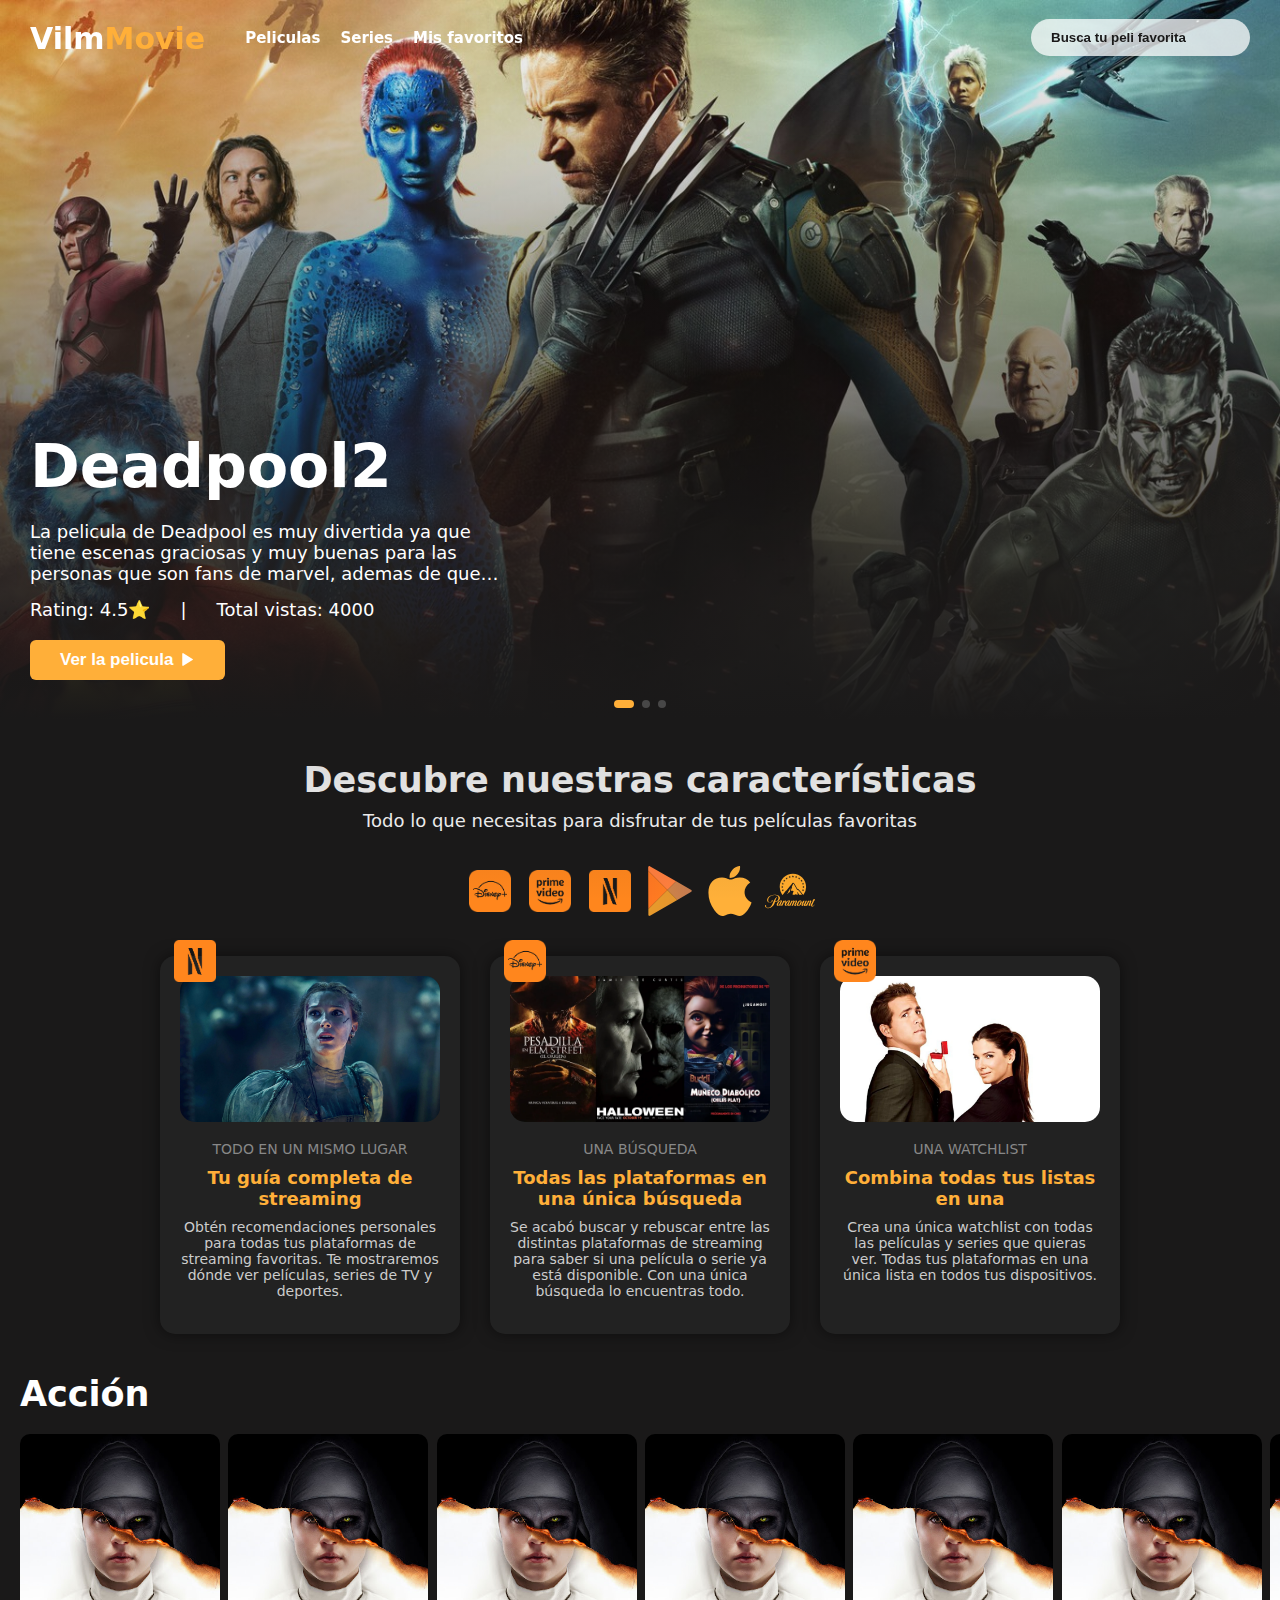
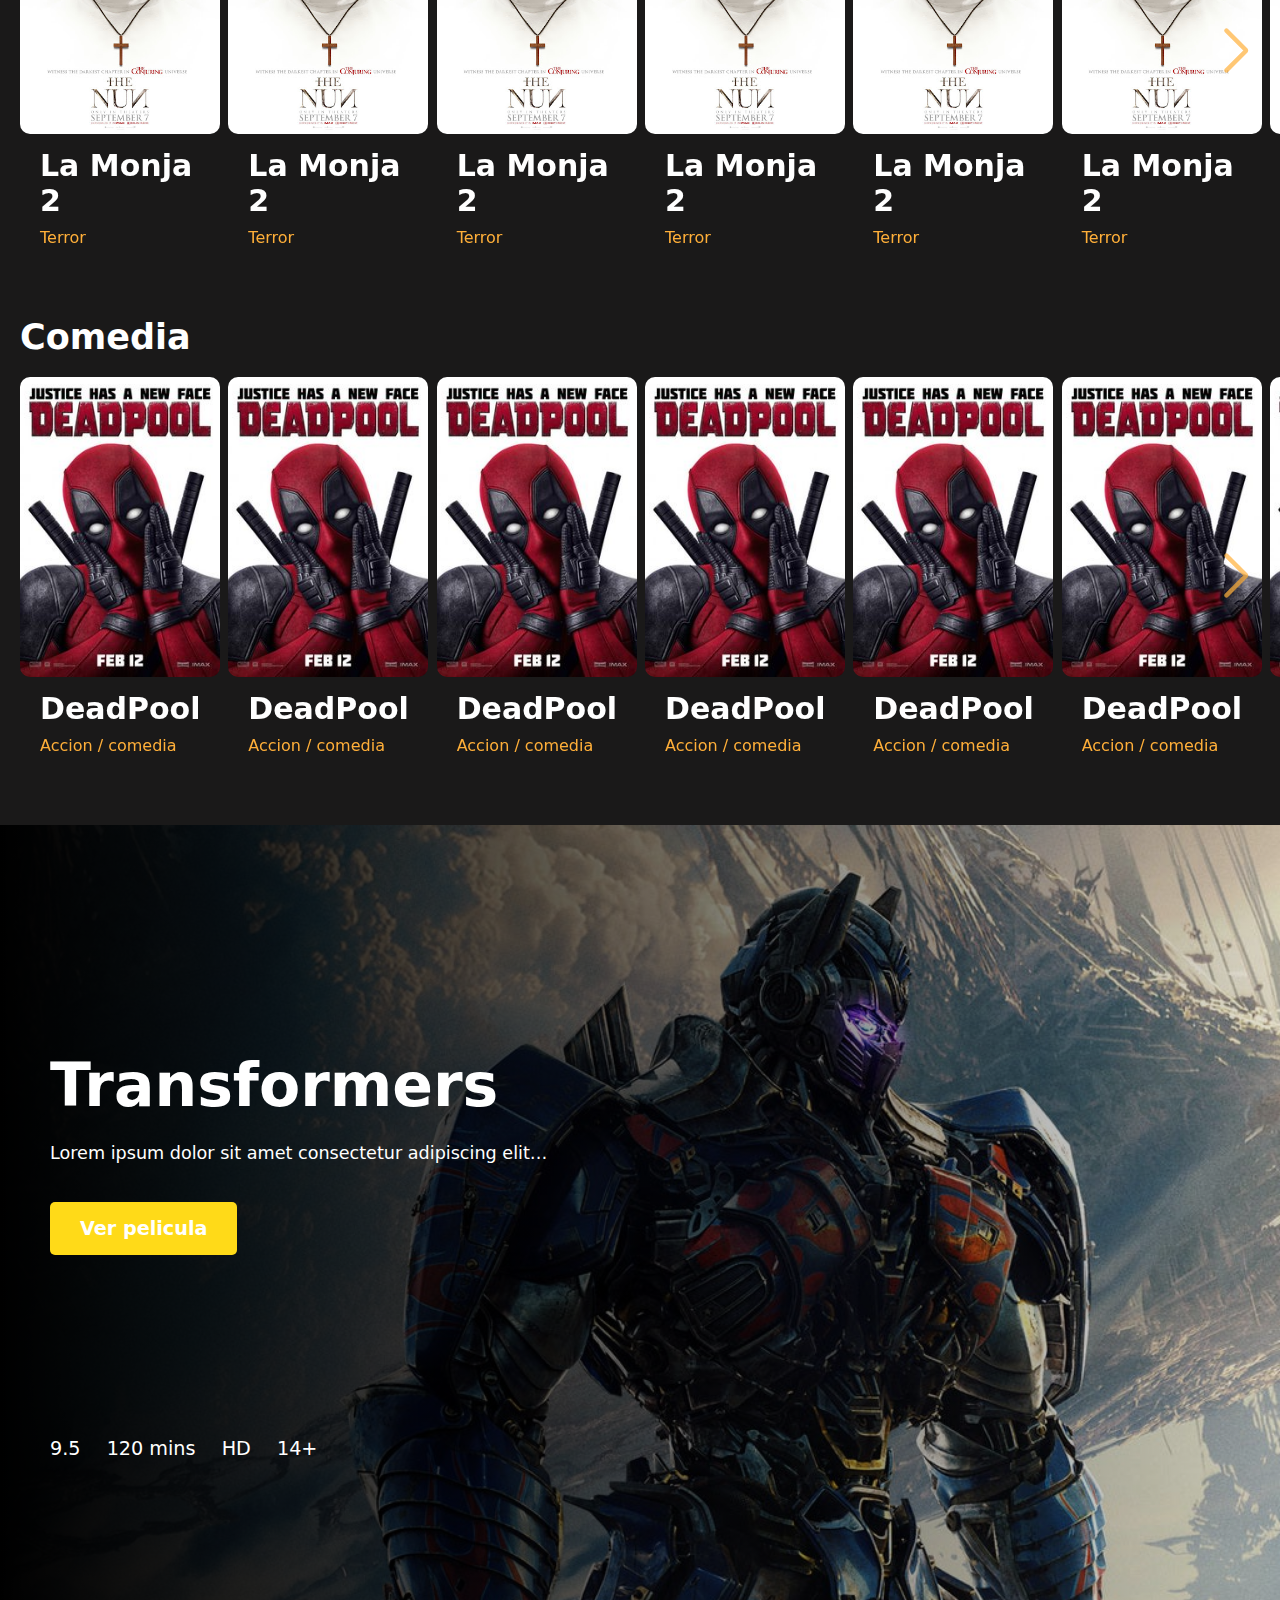
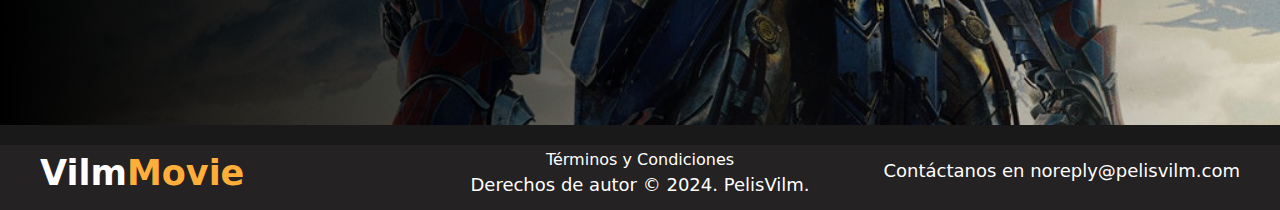
<file: index.html>
<!DOCTYPE html>
<html lang="en">

<head>
    <meta charset="UTF-8">
    <meta name="viewport" content="width=device-width, initial-scale=1.0">
    <meta name="description"
        content="Explora nuestra gran colección de películas. Disfruta de imágenes de alta calidad y sin publicidad">
    <title>Vilm Movie</title>
    <link rel="stylesheet" href="style.css">
    <link rel="stylesheet" href="https://cdnjs.cloudflare.com/ajax/libs/font-awesome/6.0.0-beta3/css/all.min.css">
    <link rel="stylesheet" href="https://cdn.jsdelivr.net/npm/swiper@11/swiper-bundle.min.css" />
</head>

<body>
    <header class="navbar">
        <div class="navbar_logo">
            <h1><a href="#">Vilm<span id="movie">Movie</span></a></h1>
        </div>

        <nav class="menu">
            <ul>
                <li><a href="#">Peliculas</a></li>
                <li><a href="#">Series</a></li>
                <li><a href="#">Mis favoritos</a></li>
                <li class="navbar_search_mobile">
                    <p>Buscar pelicula</p>
                    <input type="text" placeholder="Busca tu peli favorita">
                </li>
            </ul>
        </nav>

        <div class="navbar_search">
            <input type="text" placeholder="Busca tu peli favorita">
        </div>

        <div class="hamburger" onclick="toggleMenu()">
            <span></span>
            <span></span>
            <span></span>
        </div>

    </header>
    <div>
        <section class="swiper">
            <div class="swiper-wrapper" id="result">
                <div class="swiper-pagination"></div>
        </section>
    </div>

    <section class="adversting">
        <h2>Descubre nuestras características</h2>
        <p>Todo lo que necesitas para disfrutar de tus películas favoritas</p>
        <div class="platforms">
            <img class="platforms_logos" src="/Logos/icons8-disney-500.png" alt="Disney+">
            <img class="platforms_logos" src="/Logos/icons8-amazon-prime-video-500.png" alt="Prime Video">
            <img class="platforms_logos" src="/Logos/icons8-netflix-500.png" alt="Netflix">
            <img class="platforms_logos" src="/Logos/google-play-5.svg" alt="Google Play">
            <img class="platforms_logos" src="/Logos/apple-14.svg" alt="Apple TV">
            <img class="platforms_logos" src="/Logos/paramount-3.svg" alt="Paramount+">
        </div>

        <div class="adversting_content">
            <div class="adversting_card">
                <img src="/Logos/icons8-netflix-500.png" alt="DAZN" class="logo">
                <img src="/Logos/damsel-pelicula-original-netflix-3270454.webp" alt="Batman" class="image">
                <p class="title">TODO EN UN MISMO LUGAR</p>
                <h3>Tu guía completa de streaming</h3>
                <p class="description">Obtén recomendaciones personales para todas tus plataformas de streaming
                    favoritas. Te mostraremos dónde ver películas, series de TV y deportes.</p>
            </div>
            <div class="adversting_card">
                <img src="/Logos/icons8-disney-500.png" alt="DAZN" class="logo">
                <img src="/Logos/programacion-tv-halloween-mejores-peliculas-terror-tdt-donde-verlas-3210818.webp"
                    alt="Severance" class="image">
                <p class="title">UNA BÚSQUEDA</p>
                <h3>Todas las plataformas en una única búsqueda</h3>
                <p class="description">Se acabó buscar y rebuscar entre las distintas plataformas de streaming para
                    saber si una película o serie ya está disponible. Con una única búsqueda lo encuentras todo.</p>
            </div>
            <div class="adversting_card">
                <img src="/Logos/icons8-amazon-prime-video-500.png" alt="DAZN" class="logo">
                <img src="/Logos/la_propuesta.webp" alt="Lord of the Rings" class="image">
                <p class="title">UNA WATCHLIST</p>
                <h3>Combina todas tus listas en una</h3>
                <p class="description">Crea una única watchlist con todas las películas y series que quieras ver. Todas
                    tus plataformas en una única lista en todos tus dispositivos.</p>
            </div>
        </div>
    </section>
    <main class="container">
        <div class="movies_slider">
            <h2>Acción</h2>
            <section class="swiper_movies">
                <div class="swiper-wrapper content_image">
                    <div class="swiper-slide">
                        <img src="/imagenes/peli-6.jpg" alt="The Nun" class="image_slider">
                        <div class="movie_info">
                            <h2>La Monja 2</h2>
                            <span>Terror</span>

                        </div>
                    </div>
                    <div class="swiper-slide">
                        <img src="/imagenes/peli-6.jpg" alt="The Nun" class="image_slider">
                        <div class="movie_info">
                            <h2>La Monja 2</h2>
                            <span>Terror</span>

                        </div>

                    </div>
                    <div class="swiper-slide">
                        <img src="/imagenes/peli-6.jpg" alt="The Nun" class="image_slider">
                        <div class="movie_info">
                            <h2>La Monja 2</h2>
                            <span>Terror</span>

                        </div>
                    </div>
                    <div class="swiper-slide">
                        <img src="/imagenes/peli-6.jpg" alt="The Nun" class="image_slider">
                        <div class="movie_info">
                            <h2>La Monja 2</h2>
                            <span>Terror</span>

                        </div>
                    </div>
                    <div class="swiper-slide">
                        <img src="/imagenes/peli-6.jpg" alt="The Nun" class="image_slider">
                        <div class="movie_info">
                            <h2>La Monja 2</h2>
                            <span>Terror</span>

                        </div>
                    </div>
                    <div class="swiper-slide">
                        <img src="/imagenes/peli-6.jpg" alt="The Nun" class="image_slider">

                        <div class="movie_info">
                            <h2>La Monja 2</h2>
                            <span>Terror</span>

                        </div>

                    </div>
                    <div class="swiper-slide">
                        <img src="/imagenes/peli-6.jpg" alt="The Nun" class="image_slider">

                        <div class="movie_info">
                            <h2>La Monja 2</h2>
                            <span>Terror</span>

                        </div>
                    </div>
                    <div class="swiper-slide">
                        <img src="/imagenes/peli-6.jpg" alt="The Nun" class="image_slider">

                        <div class="movie_info">
                            <h2>La Monja 2</h2>
                            <span>Terror</span>

                        </div>
                    </div>
                    <div class="swiper-slide">
                        <img src="/imagenes/peli-6.jpg" alt="The Nun" class="image_slider">

                        <div class="movie_info">
                            <h2>La Monja 2</h2>
                            <span>Terror</span>

                        </div>
                    </div>

                </div>
                <div class="swiper-button-next"></div>
                <div class="swiper-button-prev"></div>
            </section>
        </div>

        <div class="movies_slider">
            <h2>Comedia</h2>
            <section class="swiper_movies">
                <div class="swiper-wrapper content_image">
                    <div class="swiper-slide">
                        <img src="/imagenes/peli-1.jpg" alt="The Nun" class="image_slider">

                        <div class="movie_info">
                            <h2>DeadPool</h2>
                            <span>Accion / comedia</span>

                        </div>
                    </div>
                    <div class="swiper-slide">
                        <img src="/imagenes/peli-1.jpg" alt="The Nun" class="image_slider">

                        <div class="movie_info">
                            <h2>DeadPool</h2>
                            <span>Accion / comedia</span>

                        </div>
                    </div>
                    <div class="swiper-slide">
                        <img src="/imagenes/peli-1.jpg" alt="The Nun" class="image_slider">

                        <div class="movie_info">
                            <h2>DeadPool</h2>
                            <span>Accion / comedia</span>

                        </div>
                    </div>
                    <div class="swiper-slide">
                        <img src="/imagenes/peli-1.jpg" alt="The Nun" class="image_slider">

                        <div class="movie_info">
                            <h2>DeadPool</h2>
                            <span>Accion / comedia</span>

                        </div>
                    </div>
                    <div class="swiper-slide">
                        <img src="/imagenes/peli-1.jpg" alt="The Nun" class="image_slider">

                        <div class="movie_info">
                            <h2>DeadPool</h2>
                            <span>Accion / comedia</span>

                        </div>
                    </div>
                    <div class="swiper-slide">
                        <img src="/imagenes/peli-1.jpg" alt="The Nun" class="image_slider">

                        <div class="movie_info">
                            <h2>DeadPool</h2>
                            <span>Accion / comedia</span>

                        </div>
                    </div>
                    <div class="swiper-slide">
                        <img src="/imagenes/peli-1.jpg" alt="The Nun" class="image_slider">

                        <div class="movie_info">
                            <h2>DeadPool</h2>
                            <span>Accion / comedia</span>

                        </div>
                    </div>
                    <div class="swiper-slide">
                        <img src="/imagenes/peli-1.jpg" alt="The Nun" class="image_slider">

                        <div class="movie_info">
                            <h2>DeadPool</h2>
                            <span>Accion / comedia</span>

                        </div>
                    </div>
                    <div class="swiper-slide">
                        <img src="/imagenes/peli-1.jpg" alt="The Nun" class="image_slider">

                        <div class="movie_info">
                            <h2>DeadPool</h2>
                            <span>Accion / comedia</span>

                        </div>
                    </div>>
                </div>
                <div class="swiper-button-next"></div>
                <div class="swiper-button-prev"></div>
            </section>
        </div>
    </main>
    <section>
        <div class="background-bottom background_gradient_bottom"></div>
        <div class="banner">
            <div class="content">
                <h1>Transformers</h1>
                <div class="info">
                    <span class="rating">9.5</span>
                    <span class="duration">120 mins</span>
                    <span class="quality">HD</span>
                    <span class="age">14+</span>
                </div>
                <p class="promocion_p">Lorem ipsum dolor sit amet consectetur adipiscing elit. Quae saepe dolore alias
                    dignissimos neque aut nostrum aliquam officiis minus unde suscipit, aspernatur corrupti, voluptatem
                    corporis consectetur hic eveniet, autem est.</p>
                <a href="pelicula.html" class="button">Ver pelicula</a>
            </div>
        </div>
    </section>

    <footer>
        <div class="footer-content">
            <div class="footer_logo">
                <h2><a class="text-footer" href="#">Vilm<span id="movie">Movie</span></a></h2>
            </div>
            <div class="terms-content">
                <a href="/Terminos-y-condiciones">Términos y Condiciones</a>
                <p>Derechos de autor © 2024. PelisVilm.</p>
            </div>
            <div class="contact-info">
                <p>Contáctanos en <a href="mailto:noreply@pelisvilm.com">noreply@pelisvilm.com</a></p>
            </div>
        </div>
    </footer>
    <script src="https://cdn.jsdelivr.net/npm/swiper@11/swiper-bundle.min.js"></script>
    <script src="index.js"></script>
</body>

</html>
</file>
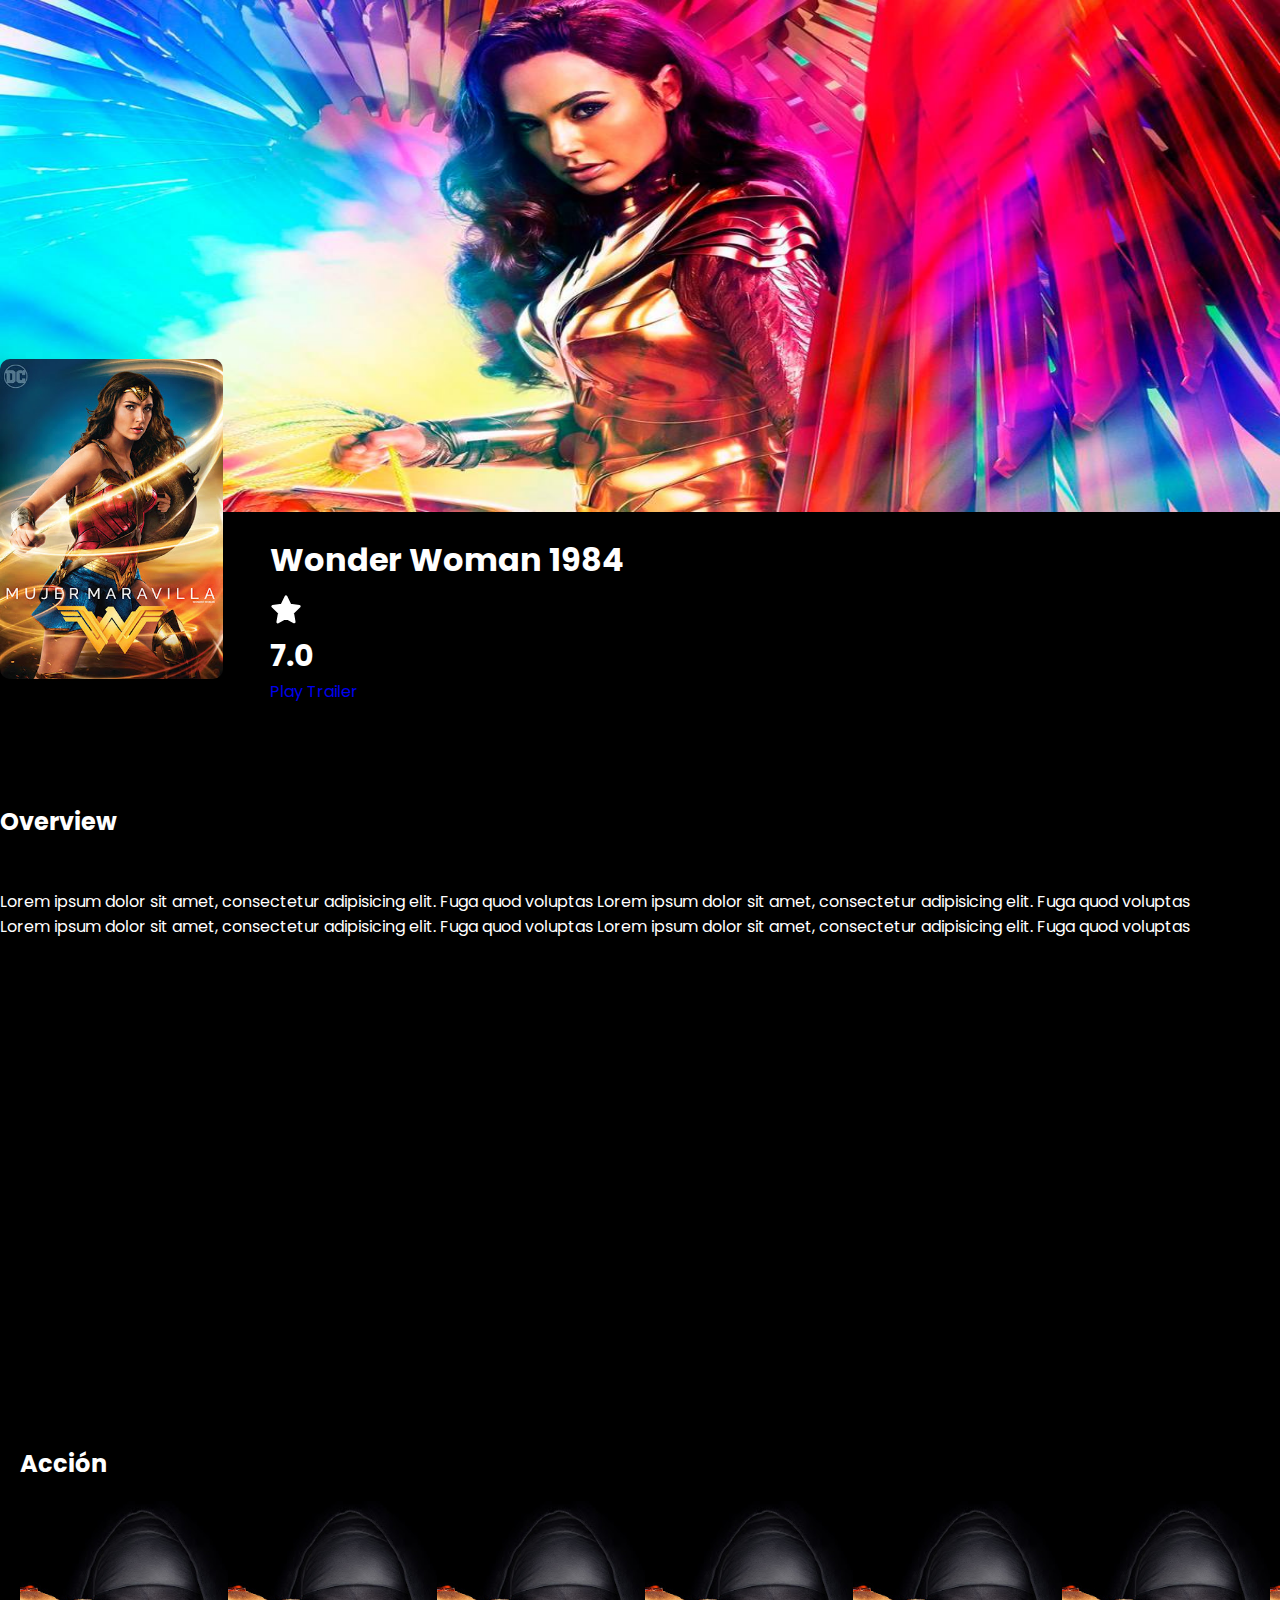
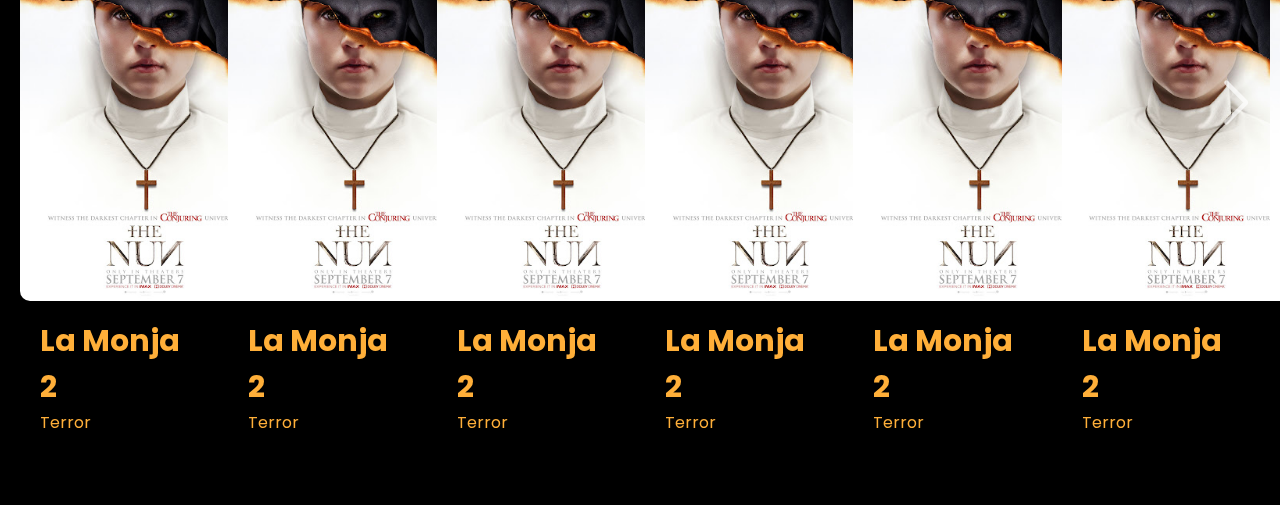
<file: pelicula.html>
<!DOCTYPE html>
<html lang="en">

<head>
    <meta charset="UTF-8">
    <meta name="viewport" content="width=device-width, initial-scale=1.0">
    <title>Detalles pelicula</title>
    <link rel="stylesheet" href="style-pelicula.css">

    <link rel="stylesheet" href="https://cdn.jsdelivr.net/npm/swiper@11/swiper-bundle.min.css" />

</head>

<body>

    <div class="pelicula">
        <div class="pelicula__banner">
            <img src="imagenes/wonder-woman-secuelas-spinoff-serie-01.jpg" alt="Banner-pelicula">
        </div>
        <div class="container-2">
            <div class="pelicula__informacion">
                <img src="imagenes/portada-p.jpg" alt="Portada-pelicula">

                <div class="pelicula__nombre">
                    <h1>Wonder Woman 1984</h1>
                    <img src="imagenes/star.svg" alt="calificacion">
                    <p> 7.0 </p>
                    <a href="#">Play Trailer</a>
                </div>

                <div class="pelicula__informacion-datos">
                    <h2>Overview</h2>
                    <p class="pelicula_context">Lorem ipsum dolor sit amet, consectetur adipisicing elit. Fuga quod
                        voluptas Lorem ipsum dolor
                        sit amet, consectetur adipisicing elit. Fuga quod voluptas<br>
                        Lorem ipsum dolor sit amet, consectetur adipisicing elit. Fuga quod voluptas Lorem ipsum dolor
                        sit amet, consectetur adipisicing elit. Fuga quod voluptas
                    </p>

                </div>

            </div>
        </div>
    </div>
    </div>

    <!--seccion de reproductor-->
    <div class="reproductor">
        <div class="container-2">
            <div class="contenido__mover">
                <iframe width="1000" height="500" src="https://www.youtube.com/embed/sfM7_JLk-84?si=G2hiy3dpyKd8C6yG"
                    title="YouTube video player" frameborder="0"
                    allow="accelerometer; autoplay; clipboard-write; encrypted-media; gyroscope; picture-in-picture; web-share"
                    referrerpolicy="strict-origin-when-cross-origin" allowfullscreen></iframe>
            </div>
        </div>
    </div>

    <main class="container">

        <div class="movies_slider">
            <h2>Acción</h2>
            <section class="swiper_movies">
                <div class="swiper-wrapper content_image">
                    <div class="swiper-slide">
                        <img src="/imagenes/peli-6.jpg" alt="The Nun" class="image_slider">
                        <div class="movie_info">
                            <h2>La Monja 2</h2>
                            <span>Terror</span>

                        </div>
                    </div>
                    <div class="swiper-slide">
                        <img src="/imagenes/peli-6.jpg" alt="The Nun" class="image_slider">
                        <div class="movie_info">
                            <h2>La Monja 2</h2>
                            <span>Terror</span>

                        </div>

                    </div>
                    <div class="swiper-slide">
                        <img src="/imagenes/peli-6.jpg" alt="The Nun" class="image_slider">
                        <div class="movie_info">
                            <h2>La Monja 2</h2>
                            <span>Terror</span>

                        </div>
                    </div>
                    <div class="swiper-slide">
                        <img src="/imagenes/peli-6.jpg" alt="The Nun" class="image_slider">
                        <div class="movie_info">
                            <h2>La Monja 2</h2>
                            <span>Terror</span>

                        </div>
                    </div>
                    <div class="swiper-slide">
                        <img src="/imagenes/peli-6.jpg" alt="The Nun" class="image_slider">
                        <div class="movie_info">
                            <h2>La Monja 2</h2>
                            <span>Terror</span>

                        </div>
                    </div>
                    <div class="swiper-slide">
                        <img src="/imagenes/peli-6.jpg" alt="The Nun" class="image_slider">

                        <div class="movie_info">
                            <h2>La Monja 2</h2>
                            <span>Terror</span>

                        </div>

                    </div>
                    <div class="swiper-slide">
                        <img src="/imagenes/peli-6.jpg" alt="The Nun" class="image_slider">

                        <div class="movie_info">
                            <h2>La Monja 2</h2>
                            <span>Terror</span>

                        </div>
                    </div>
                    <div class="swiper-slide">
                        <img src="/imagenes/peli-6.jpg" alt="The Nun" class="image_slider">

                        <div class="movie_info">
                            <h2>La Monja 2</h2>
                            <span>Terror</span>

                        </div>
                    </div>
                    <div class="swiper-slide">
                        <img src="/imagenes/peli-6.jpg" alt="The Nun" class="image_slider">

                        <div class="movie_info">
                            <h2>La Monja 2</h2>
                            <span>Terror</span>

                        </div>
                    </div>

                </div>
                <div class="swiper-button-next"></div>
                <div class="swiper-button-prev"></div>
            </section>
        </div>
    </main>
</body>


<script src="https://cdn.jsdelivr.net/npm/swiper@11/swiper-bundle.min.js"></script>
<script>
    const swiper = new Swiper(".swiper", {
        loop: true,
        pagination: {
            el: ".swiper-pagination",
            clickable: true,
        },
        autoplay: {
            delay: 3000,
        },
        effect: "fade",
        navigation: false,
    });

    // const SliderMovies = [
    //   {
    //     container: ".swiper_movies_1",
    //     nextEl: ".swiper-button-next-1",
    //     prevEl: ".swiper-button-prev-1",
    //   },
    //   {
    //     container: ".swiper_movies_2",
    //     nextEl: ".swiper-button-next-2",
    //     prevEl: ".swiper-button-prev-2",
    //   },
    // ];

    const SliderMovies = new Swiper(".swiper_movies", {
        loop: false,
        allowTouchMove: false,
        // autoplay: {
        //   delay: 3000,
        // },
        navigation: {
            nextEl: ".swiper-button-next",
            prevEl: ".swiper-button-prev",
        },
        on: {
            init: function () {
                toggleButton(this);
            },
            slideChange: function () {
                toggleButton(this);
            },
        },
        slidesPerView: 2,
        spaceBetween: 8,
        breakpoints: {
            640: {
                slidesPerView: 1,
                spaceBetween: 12,
            },
            768: {
                slidesPerView: 5,
                spaceBetween: 6,
            },
            1024: {
                slidesPerView: 4,
                spaceBetween: 10,
            },
            1280: {
                slidesPerView: 6,
                spaceBetween: 10,
            },
            1440: {
                slidesPerView: 6,
                spaceBetween: 10,
            },
        },
        effect: "slide",
    });

    function toggleButton(swiper) {
        const nextButton = swiper.el.querySelector(".swiper-button-next");
        const prevButton = swiper.el.querySelector(".swiper-button-prev");

        if (swiper.isBeginning) {
            prevButton.classList.add("swiper_button_hidden");
        } else {
            prevButton.classList.remove("swiper_button_hidden");
        }

        if (swiper.isEnd) {
            nextButton.classList.add("swiper_button_hidden");
        } else {
            nextButton.classList.remove("swiper_button_hidden");
        }
    }
</script>

</html>
</file>
<file: style.css>
* {
  padding: 0;
  margin: 0;
  box-sizing: border-box;
}

body {
  font-family: system-ui, -apple-system, BlinkMacSystemFont, "Segoe UI", Roboto,
    Oxygen, Ubuntu, Cantarell, "Open Sans", "Helvetica Neue", sans-serif;
  background-color: #1a1919;
  scroll-behavior: smooth;
}

@media (prefers-reduced-motion: reduce) {
  html {
    scroll-behavior: auto;
  }
}

body::-webkit-scrollbar {
  width: 7px;
}

body::-webkit-scrollbar-thumb {
  background-color: #a1a0a0;
  border-radius: 10px;
  text-decoration: none;
}

.navbar {
  display: flex;
  justify-content: space-between;
  align-items: center;
  height: 75px;
  width: 100%;
  transition: background-color 0.3s ease;
  position: fixed;
  top: 0;
  z-index: 40;
  padding: 0 30px;
}

#movie {
  color: #ffaf39;
}

.navbar_logo h1 a {
  text-decoration: none;
  color: white;
  font-size: 30px;
  margin: 0;
  cursor: pointer;
}

.menu {
  display: flex;
  flex-grow: 1;
  margin-left: 40px;
}

.menu ul {
  display: flex;
  list-style: none;
  align-items: center;
  margin: 0;
  padding: 0;
}

.menu ul li {
  margin-right: 20px;
  font-size: 15px;
  font-weight: bold;
}

.menu ul li a {
  text-decoration: none;
  color: white;
  transition: background-color 0.3s ease, color 0.3s ease;
}

.menu ul li a:hover {
  transition: 0.5s;
  color: #ff8912;
}

.navbar_search {
  margin-left: auto;
  border-radius: 20px;
}

.navbar_search input::placeholder {
  color: #1a1919;
}

.navbar_search input {
  border: none;
  background: rgba(255, 255, 255, 0.741);
  padding: 11px 20px;
  border-radius: 20px;
  outline: none;
  color: rgb(31, 27, 27);
  font-weight: bold;
}

.hamburger {
  display: none;
  flex-direction: column;
  cursor: pointer;
  margin-left: auto;
}

.hamburger span {
  height: 3px;
  width: 25px;
  background-color: white;
  margin: 4px;
  transition: 0.4s;
}

.navbar_search_mobile {
  display: none;
}
.navbar_scrolled {
  background-color: #1a1919;
  opacity: 1;
  transition: background-color ease-in 0.3s;
}

.section_container {
  width: 100%;
  height: 100%;
}

.hero_content {
  display: flex;
  min-height: 100%;
  max-height: 96vh;
  overflow: hidden;
}

.content {
  overflow: hidden;
  min-width: 100%;
  min-height: 450px;
  position: relative;
}

.transition_all {
  transition-property: all;
  transition-timing-function: cubic-bezier(0.4, 0, 0.2, 1);
  transition-duration: 150ms;
}

.image_container {
  width: 100%;
  height: 100%;
}

.image_container img {
  display: block;
  object-fit: cover;
  width: 100%;
  height: 100%;
}

.background {
  position: absolute;
  top: 0;
  width: 100%;
  height: 100%;
}

.background_gradient {
  background-image: linear-gradient(to top, #1a1919, transparent);
}

.background-bottom {
  position: absolute;
  bottom: 0;
  width: 100%;
  height: 100%;
}

.background_gradient_bottom {
  background-image: linear-gradient(to bottom, #1a1919, transparent);
}

.info_content {
  margin-left: 30px;
  margin-right: auto;
  width: 100%;
}

.info {
  width: 100%;
  position: absolute;
  bottom: 20px;
  max-width: 30rem;
}

.btn-play img {
  border-radius: 50%;
  background: #ffaf39;
  height: 36px;
  position: absolute;
  bottom: 1rem;
  left: 11.5rem;
}

.movie_info h2 {
  font-size: 30px;
}

.section_movie {
  display: flex;
  align-items: center;
  gap: 10px;
}

.btn {
  padding: 10px 30px;
  border: none;
  background-color: #ffaf39;
  color: white;
  border-radius: 6px;
  margin-top: 10px;
  cursor: pointer;
  font-size: 17px;
  font-weight: bold;
  display: flex;
  align-items: center;
  justify-content: center;
  text-align: center;
  gap: 5px;
}

.btn:hover {
  background-color: white;
  transition: background-color 0.2s ease-in, color 0.2s ease-in,
    transform 0.2s ease-in;
  color: #171717;
  transform: translateY(-3px);
}

.btn_container {
  margin-top: 20px;
}

.line_clamp_3 {
  overflow: hidden;
  display: -webkit-box;
  -webkit-box-orient: vertical;
  -webkit-line-clamp: 3;
}

.swiper-pagination-bullet {
  width: 8px !important;
  height: 8px !important;
  background-color: rgb(255, 255, 255) !important;
  border-radius: 0.3rem !important;
  opacity: 1;
  transition: background-color 0.3s, transform 0.3s;
}

.swiper-pagination-bullet-active {
  width: 1.2rem !important;
  background-color: #ffaf39 !important;
  opacity: 1;
}

.swiper-pagination-bullet:hover {
  background-color: #b67f2c !important ;
  transform: scale(1.2);
}

.platforms {
  display: flex;
  gap: 10px;
  align-items: center;
  justify-content: center;
  margin-top: 20px;
}

.platforms img {
  width: 50px;
  height: 50px;
  transition: transform 0.3s ease;
  filter: invert(63%) sepia(80%) saturate(444%) hue-rotate(344deg)
    brightness(105%) contrast(101%);
}

.platforms img:hover {
  transform: scale(1.05);
}

.adversting {
  margin-top: 40px;
  display: flex;
  flex-direction: column;
  justify-content: center;
  align-items: center;
}

.adversting_content {
  display: flex;
  justify-content: space-around;
  padding: 40px;
  gap: 30px;
  flex-wrap: wrap;
}

.adversting_card {
  background-color: #222;
  border-radius: 15px;
  padding: 20px;
  width: 300px;
  text-align: center;
  box-shadow: 0 0 15px rgba(0, 0, 0, 0.5);
  position: relative;
  transition: transform 0.3s ease;
}

.adversting_card .logo {
  position: absolute;
  top: -20px;
  left: 10px;
  width: 50px;
  height: 50px;
  filter: invert(63%) sepia(80%) saturate(444%) hue-rotate(344deg)
    brightness(105%) contrast(101%);
}

.adversting_card img.image {
  width: 100%;
  border-radius: 15px;
  margin-bottom: 15px;
}

.adversting_card .title {
  color: #888;
  font-size: 14px;
  margin-bottom: 10px;
}

.adversting_card h3 {
  margin: 0;
  font-size: 18px;
  margin-bottom: 10px;
  color: #ffaf39;
}

.adversting_card .description {
  font-size: 14px;
  color: #ccc;
}

.adversting_card:hover {
  transform: scale(1.05);
  border: 2px solid #ffaf39;
}

h1 {
  color: white;
  font-size: 60px;
  margin-bottom: 20px;
}

p {
  color: white;
  font-size: 18px;
  margin-bottom: 15px;
  text-overflow: ellipsis;
}

.info_content_span {
  font-weight: 500;
  color: white;
  font-size: 18px;
}

.container {
  padding: 0 20px;
  max-width: 100%;
  overflow: hidden;
}

.movies_slider {
  color: white;
  max-width: 100%;
  margin-bottom: 50px;
}

h2 {
  font-size: 35px;
  margin-bottom: 10px;
  color: white;
}

.swiper_movies {
  position: relative;
}

.content_image {
  margin-top: 20px;
}

.image_slider {
  width: 250px;
  height: 400px;
  object-fit: cover;
  transition: transform 0.3s ease;
  border-radius: 10px;
}

.image_slider:hover {
  transform: scale(1.05);
  z-index: 30;
  border: 2px solid #ffaf39;
}

.movie_info {
  width: 100%;
  height: 100%;
  display: flex;
  flex-direction: column;
  overflow: hidden;
  color: #ffaf39;
  padding: 10px 20px 20px 20px;
}

.movie_info p {
  width: 80%;
  color: rgb(255, 255, 255);
  font-weight: 600;
  overflow-wrap: break-word;
}

.swiper-button-next,
.swiper-button-prev {
  color: #ffaf39 !important;
  font-size: 20px !important;
  font-weight: 800;
  opacity: 0.7;
  transition: opacity 0.3s;
  display: block;
}

.swiper-button-next:hover::after,
.swiper-button-prev:hover::after {
  text-align: center;
  color: #ffaf39;
  transform: scale(1.1);
  transition: transform 0.3s ease, color 0.3s ease;
}

.swiper_button_hidden {
  display: none !important;
}

.banner {
  background-image: linear-gradient(
      to left,
      rgba(0, 0, 0, 0.1),
      rgba(0, 0, 0, 100)
    ),
    url("/imagenes/transformers-the-last-knight-2017-movie-4k-sd-1280x720-1654111033432.jpg"); /* Aquí puedes poner la ruta de la imagen que subiste */
  background-size: cover;
  background-position: center;
  height: 100vh;
  display: flex;
  align-items: center;
  justify-content: left;
  padding: 0 50px;
}

.content {
  max-width: 500px;
  color: white;
}

.info {
  font-size: 1.2rem;
  margin-bottom: 20px;
}

.info span {
  margin-right: 20px;
  display: inline-block;
}

.button {
  background-color: #ffda18;
  padding: 15px 30px;
  color: white;
  text-decoration: none;
  font-weight: bold;
  font-size: 1.2rem;
  border-radius: 5px;
  display: inline-block;
  margin-top: 20px;
  transition: background 0.3s;
}

.button:hover {
  background-color: #ffff;
  color: #000000;
}

.promocion_p {
  margin-top: 20px;
  font-size: 1.1rem;
  line-height: 1.5;
  white-space: nowrap;
  overflow: hidden;
  text-overflow: ellipsis;
  width: 500px;
}

footer {
  background-color: #242222;
  margin-top: 20px;
}

.footer-content {
  max-width: 1200px;
  margin: 0 auto;
  display: flex;
  justify-content: space-between;
  align-items: center;
  flex-wrap: wrap;
  gap: 20px;
}

.footer_logo {
  flex: 1;
  text-align: left;
}

.text-footer {
  color: white;
  text-decoration: none;
}

.terms-content {
  flex: 1;
  display: flex;
  flex-direction: column;
  align-items: center;
  justify-content: center;
  font-size: 16px;
}

.terms-content a {
  color: white;
  text-decoration: none;
  margin: 5px;
}

.contact-info {
  flex: 1;
  text-align: right;
}

.contact-info a {
  color: white;
  text-decoration: none;
}

@media (min-width: 1024px) {
  .navbar {
    height: 75px;
  }

  .adversting_card {
    width: 300px;
  }

  .image_slider {
    width: 200px;
    height: 300px;
  }

  .container {
    padding: 0 20px;
  }
}

@media (max-width: 1024px) and (min-width: 768px) {
  .navbar {
    height: 60px;
  }

  .adversting_card {
    width: 250px;
  }

  .image_slider {
    width: 150px;
    height: 220px;
  }

  .container {
    padding: 0 15px;
  }
}

@media (max-width: 768px) {
  .navbar {
    flex-direction: row;
    justify-content: space-between;
    align-items: center;
  }

  .navbar_logo h1 {
    font-size: 10px;
  }

  .navbar_search {
    margin: 10px 0;
  }

  .text_navbar_search {
    width: 120px;
    font-size: 9px;
  }

  .adversting_card {
    width: 100%;
  }

  .image_slider {
    width: 100%;
    height: auto;
  }

  .container {
    padding: 0 10px;
  }

  .swiper-button-next,
  .swiper-button-prev {
    font-size: 15px;
  }

  .title_movie {
    font-size: 20px;
  }

  .line_clamp_3 {
    width: 80%;
    font-size: 10px;
  }

  .info_content_span {
    font-size: 10px;
  }

  .adversting {
    text-align: center;
  }

  .platforms {
    display: flex;
    flex-wrap: wrap;
  }

  .btn {
    width: 100px;
    height: 30px;
    font-size: 10px;
  }

  .footer-content {
    display: inline;
  }

  .footer-logo {
    text-align: center;
  }

  .menu {
    position: fixed;
    top: 0;
    right: -100%;
    width: 70%;
    height: 100%;
    background-color: #1a1919;
    display: flex;
    flex-direction: column;
    align-items: center;
    transition: right 0.3s ease-in-out;
    z-index: 40;
  }

  .menu.active {
    right: 0;
  }

  .menu ul {
    flex-direction: column;
    width: 100%;
    padding: 0;
    margin-top: 50px;
  }

  .menu ul li {
    margin: 20px 0;
    text-align: left;
    width: 100%;
  }

  .menu ul li a {
    width: 100%;
    color: white;
    padding: 10px;
    border-radius: 5px;
    transition: background-color 0.3s ease, color 0.3s ease;
  }

  .menu ul li a:hover {
    background-color: #ffaf39;
    color: #1a1a1a;
  }

  .hamburger {
    display: flex;
    flex-direction: column;
    justify-content: space-between;
    width: 30px;
    height: 25px;
    cursor: pointer;
    z-index: 50;
    position: relative;
  }

  .hamburger span {
    display: block;
    width: 100%;
    height: 3px;
    background-color: white;
    transition: 0.4s;
  }

  .navbar_search {
    display: none;
  }

  .navbar_search_mobile {
    display: block;
    width: 100%;
    padding: 0 10px;
  }

  .navbar_search_mobile input {
    width: 100%;
    padding: 10px;
    border-radius: 5px;
    border: none;
    background: rgba(255, 255, 255, 0.8);
    outline: none;
    color: #333;
  }

  .hamburger.active span:nth-child(1) {
    transform: rotate(45deg) translate(7px, 6px);
  }

  .hamburger.active span:nth-child(2) {
    opacity: 0;
  }

  .hamburger.active span:nth-child(3) {
    transform: rotate(-45deg) translate(5px, -5px);
  }
}
</file>
<file: style-pelicula.css>
@import url("https://fonts.googleapis.com/css2?family=Poppins:ital,wght@0,100;0,200;0,300;0,400;0,500;0,600;0,700;0,800;0,900;1,100;1,200;1,300;1,400;1,500;1,600;1,700;1,800;1,900&display=swap");

* {
  padding: 0;
  margin: 0;
  box-sizing: border-box;
  list-style: none;
  text-decoration: none;
}

body {
  background: #000;
  font-family: "Poppins", sans-serif;
  color: white;
}

.container-2 {
  max-width: 1400px;
  margin: 0 auto;
}

.container {
  padding: 0 20px;
  max-width: 100%;
  overflow: hidden;
}

.pelicula_context {
  margin-top: 50px;
}

.movies_slider {
  color: white;
  max-width: 100%;
  margin-bottom: 50px;
}

.swiper_movies {
  position: relative;
}

.content_image {
  margin-top: 20px;
}

.image_slider {
  width: 250px;
  height: 400px;
  object-fit: cover;
  transition: transform 0.3s ease;
  border-radius: 10px;
}

.image_slider:hover {
  transform: scale(1.05);
  z-index: 30;
  border: 2px solid #ffaf39;
}
.movie_info {
  width: 100%;
  height: 100%;
  display: flex;
  flex-direction: column;
  overflow: hidden;
  color: #ffaf39;
  padding: 10px 20px 20px 20px;
}

.movie_info p {
  width: 80%;
  color: rgb(255, 255, 255);
  font-weight: 600;
  overflow-wrap: break-word;
}

.swiper-button-next,
.swiper-button-prev {
  color: #ffaf39 !important;
  font-size: 20px !important;
  font-weight: 800;
  opacity: 0.7;
  transition: opacity 0.3s;
  display: block;
}

.swiper-button-next:hover::after,
.swiper-button-prev:hover::after {
  text-align: center;
  color: #ffaf39;
  transform: scale(1.1);
  transition: transform 0.3s ease, color 0.3s ease;
}

.swiper_button_hidden {
  display: none !important;
}

.pelicula__banner {
  overflow: hidden;
}

.pelicula__banner img {
  width: 100%;
  height: 32rem;
}

.pelicula__informacion img {
  height: 20rem;
  margin-top: -160px;
  border-radius: 10px;
}

.pelicula__nombre {
  margin-left: 270px;
  margin-top: -150px;
}

.pelicula__nombre img {
  height: 2rem;
  margin-top: 10px;
}

.pelicula__nombre p {
  font-size: 30px;
  font-weight: 700;
}

.pelicula__nombre p a {
  font-size: 20px;
  font-weight: 400;
  color: black;
  margin-left: 50px;
  background-color: #ffda18;
  padding: 10px 40px 10px 40px;
  text-align: center;
  border-radius: 2px;
}

.pelicula__informacion-datos {
  margin-top: 100px;
}

/** seccion de peliculas*/

.contenido__mover {
  margin-left: 150px;
}
.reproductor__botones {
  margin: 70px 0 20px 0;
}

.boton {
  font-size: 20px;
  font-weight: 400;
  color: black;
  margin-left: 10px;
  background-color: #ffda18;
  padding: 5px 20px 5px 20px;
  text-align: center;
  border-radius: 2px;
  border-radius: 50px;
}

.movie_info h2 {
  font-size: 30px;
}

.section_movie {
  display: flex;
  align-items: center;
  gap: 10px;
}

/** seccion de recomendadas */

.swiper h2 {
  color: white;
  font-size: 50px;
  margin-bottom: 30px;
}

.swiper {
  margin: 100px 0 0 200px;
  width: 100%;
  height: px;
  display: flex;
  justify-content: center;
}

.swiper-button-next:after,
.swiper-button-prev:after {
  color: white;
  margin-top: -150px;
}

.slider-btns {
  margin-top: 250px;
}

@media (max-width: 600px) {
  .pelicula__informacion img {
    height: 12rem;
    margin-top: -100px;
  }

  .pelicula__nombre {
    font-size: 10px;
    margin-left: 0;
    margin-top: -200px;
    text-align: center;
  }

  .pelicula__nombre p {
    font-size: 1.5rem;
    margin-left: 0;
  }

  .pelicula__nombre p a {
    padding: 8px 30px;
  }

  .reproductor__botones {
    margin: 40px 0 20px 0;
    display: flex;
    flex-wrap: wrap;
  }

  .reproductor iframe {
    width: 100%;
    height: 100%;
  }

  .swiper {
    margin: 50px 0;
  }

  .swiper h2 {
    font-size: 20px;
  }
}

@media (max-width: 1024px) {
  .pelicula__banner img {
    height: 24rem;
  }

  .pelicula__informacion img {
    height: 15rem;
    margin-top: -120px;
  }

  .pelicula__nombre {
    margin-left: 50px;
    margin-top: -120px;
  }

  .reproductor iframe {
    width: 100%;
    height: 400px;
  }

  .image_slider {
    width: 200px;
    height: 300px;
  }
}
</file>
